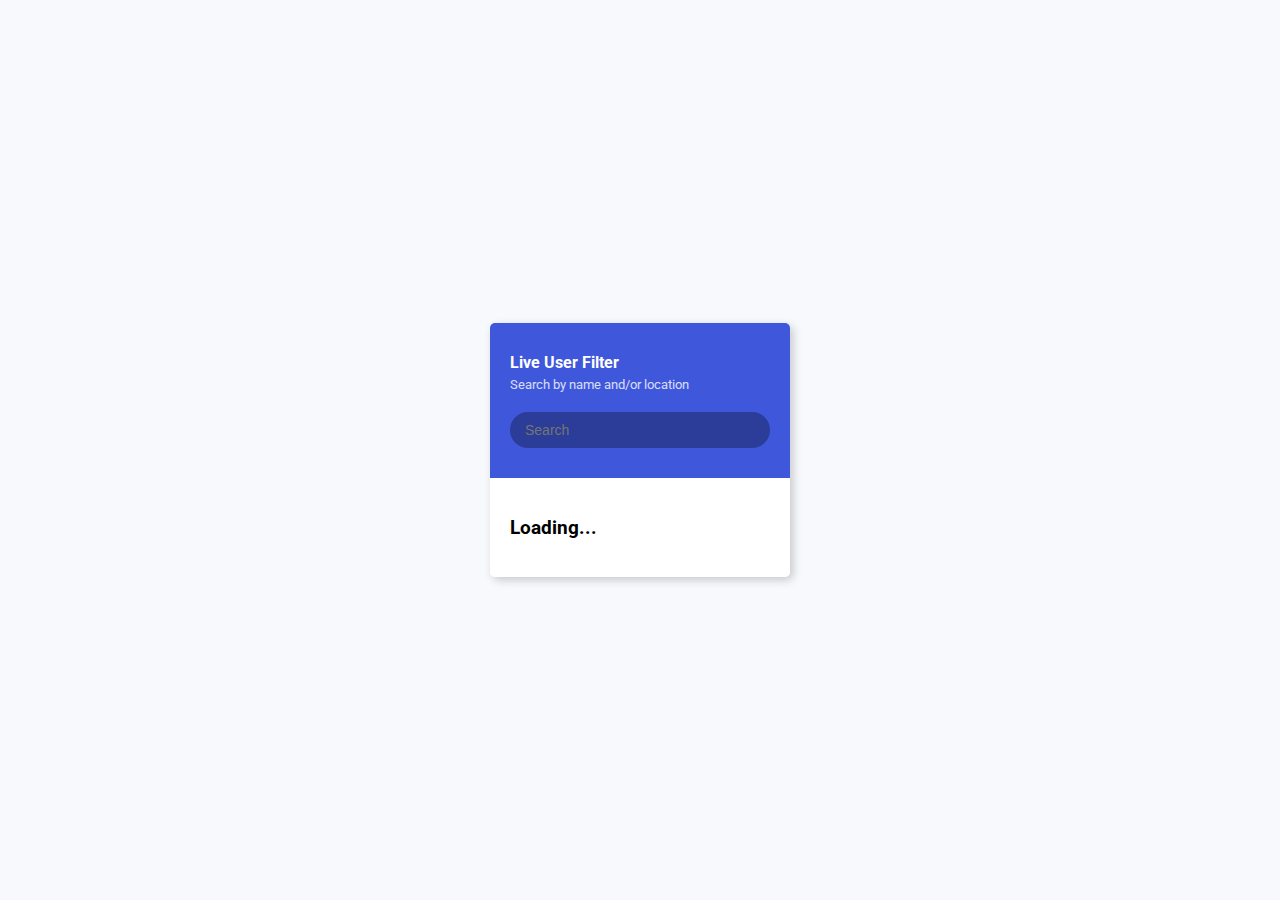
<file: One-App-main/One-App-main/live_user/index.html>
<!DOCTYPE html>
<html lang="en">
  <head>
    <meta charset="UTF-8" />
    <meta name="viewport" content="width=device-width, initial-scale=1.0" />
    <link rel="stylesheet" href="style.css" />
    <title>Live User Filter</title>
  </head>
  <body>
    <div class="container">
      <header class="header">
        <h4 class="title">Live User Filter</h4>
        <small class="subtitle">Search by name and/or location</small>
        <input type="text" name="filter" id="filter" placeholder="Search" />
      </header>
      <ul id="result" class="user-list">
        <li><h3>Loading...</h3></li>
      </ul>
    </div>
    <script src="script.js"></script>
  </body>
</html>
</file>
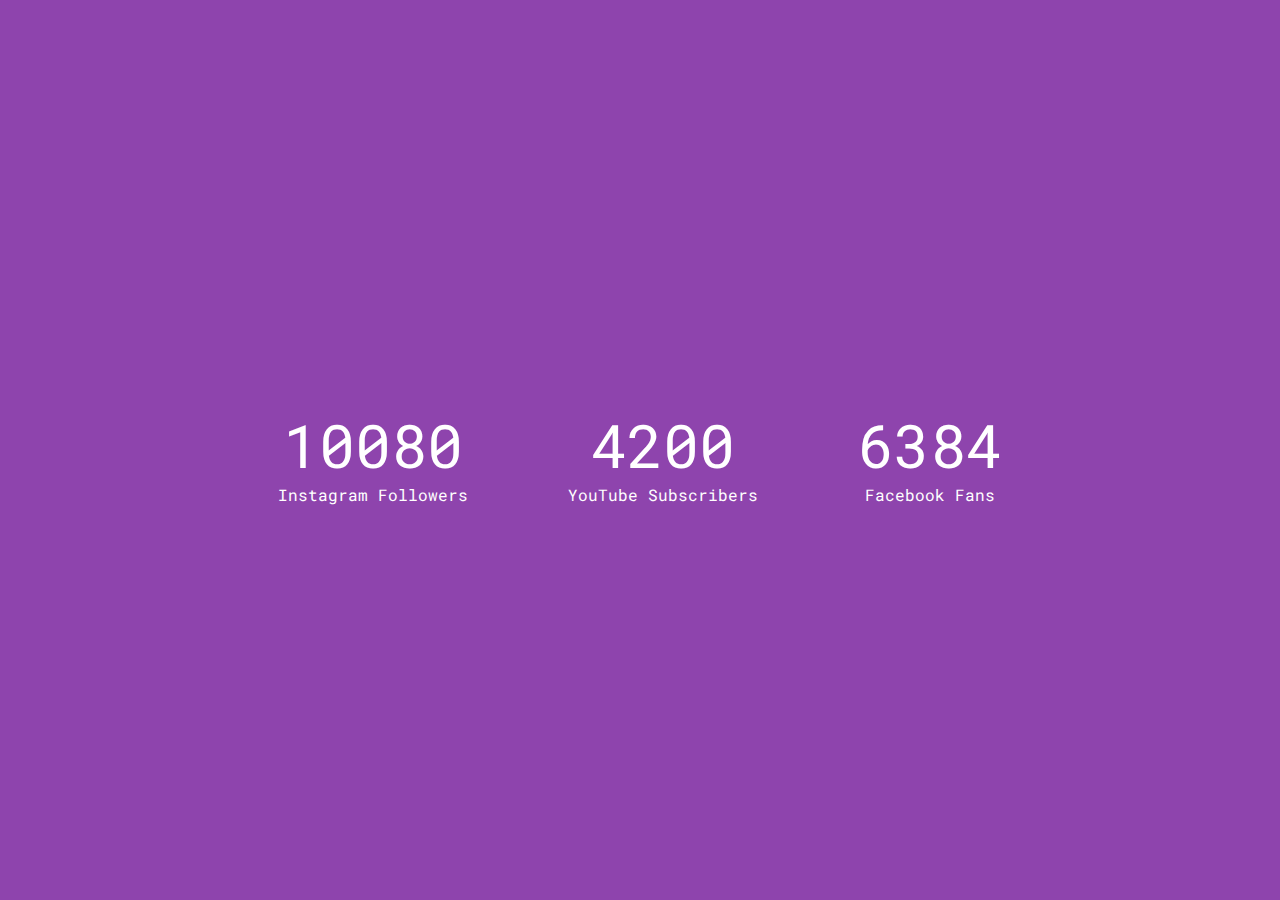
<file: One-App-main/One-App-main/css/count/index.html>
<!DOCTYPE html>
<html lang="en">
  <head>
    <meta charset="UTF-8" />
    <meta name="viewport" content="width=device-width, initial-scale=1.0" />
    <link
      rel="stylesheet"
      href="https://cdnjs.cloudflare.com/ajax/libs/font-awesome/5.15.1/css/all.min.css"
      integrity="sha512-+4zCK9k+qNFUR5X+cKL9EIR+ZOhtIloNl9GIKS57V1MyNsYpYcUrUeQc9vNfzsWfV28IaLL3i96P9sdNyeRssA=="
      crossorigin="anonymous"
    />
    <link rel="stylesheet" href="style.css" />
    <title>Increment Counter</title>
  </head>
  <body>
    <div class="counter-container">
      <i class="fab fa-instagram fa-3x"></i>
      <div class="counter" data-target="12000"></div>
      <span>Instagram Followers</span>
    </div>
    <div class="counter-container">
      <i class="fab fa-youtube fa-3x"></i>
      <div class="counter" data-target="5000"></div>
      <span>YouTube Subscribers</span>
    </div>
    <div class="counter-container">
      <i class="fab fa-facebook fa-3x"></i>
      <div class="counter" data-target="7500"></div>
      <span>Facebook Fans</span>
    </div>
    <script src="script.js"></script>
  </body>
</html>
</file>
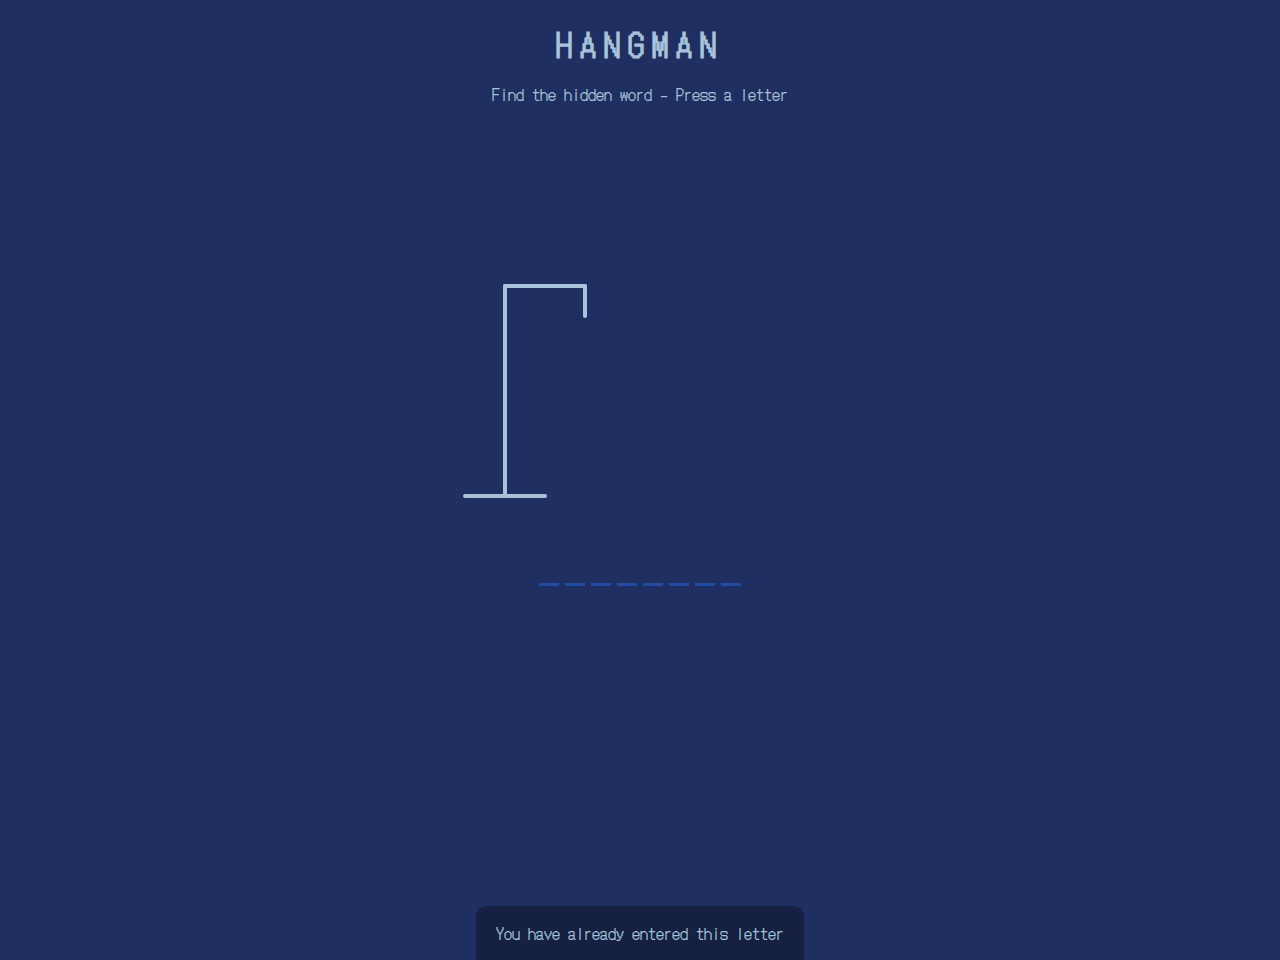
<file: One-App-main/One-App-main/games/065-hangman game/index.html>
<!DOCTYPE html>
<html lang="en">
  <head>
    <meta charset="UTF-8" />
    <meta name="viewport" content="width=device-width, initial-scale=1.0" />
    <link rel="stylesheet" href="style.css" />
    <title>Hangman</title>
  </head>
  <body>
    <h1>Hangman</h1>
    <p>Find the hidden word - Press a letter</p>
    <div class="game-container">
      <svg height="250" width="200" class="figure-container">
        <!-- rod -->
        <line x1="60" y1="20" x2="140" y2="20" />
        <line x1="140" y1="20" x2="140" y2="50" />
        <line x1="60" y1="20" x2="60" y2="230" />
        <line x1="20" y1="230" x2="100" y2="230" />
        <!-- head -->
        <circle cx="140" cy="70" r="20" class="figure-part" />
        <!-- body -->
        <line x1="140" y1="90" x2="140" y2="150" class="figure-part" />
        <!-- arms -->
        <line x1="140" y1="120" x2="120" y2="100" class="figure-part" />
        <line x1="140" y1="120" x2="160" y2="100" class="figure-part" />
        <!-- legs -->
        <line x1="140" y1="150" x2="120" y2="180" class="figure-part" />
        <line x1="140" y1="150" x2="160" y2="180" class="figure-part" />
      </svg>
      <div class="wrong-letters-container">
        <div id="wrong-letters"></div>
      </div>
      <div class="word" id="word"></div>
    </div>
    <!-- Popup -->
    <div class="popup-container" id="popup-container">
      <div class="popup">
        <h2 id="final-message"></h2>
        <h3 id="final-message-reveal-word"></h3>
        <button id="play-button">Play Again</button>
      </div>
    </div>
    <!-- Notification -->
    <div class="notification-container" id="notification-container">
      <p>You have already entered this letter</p>
    </div>
    <script src="script.js"></script>
  </body>
</html>
</file>
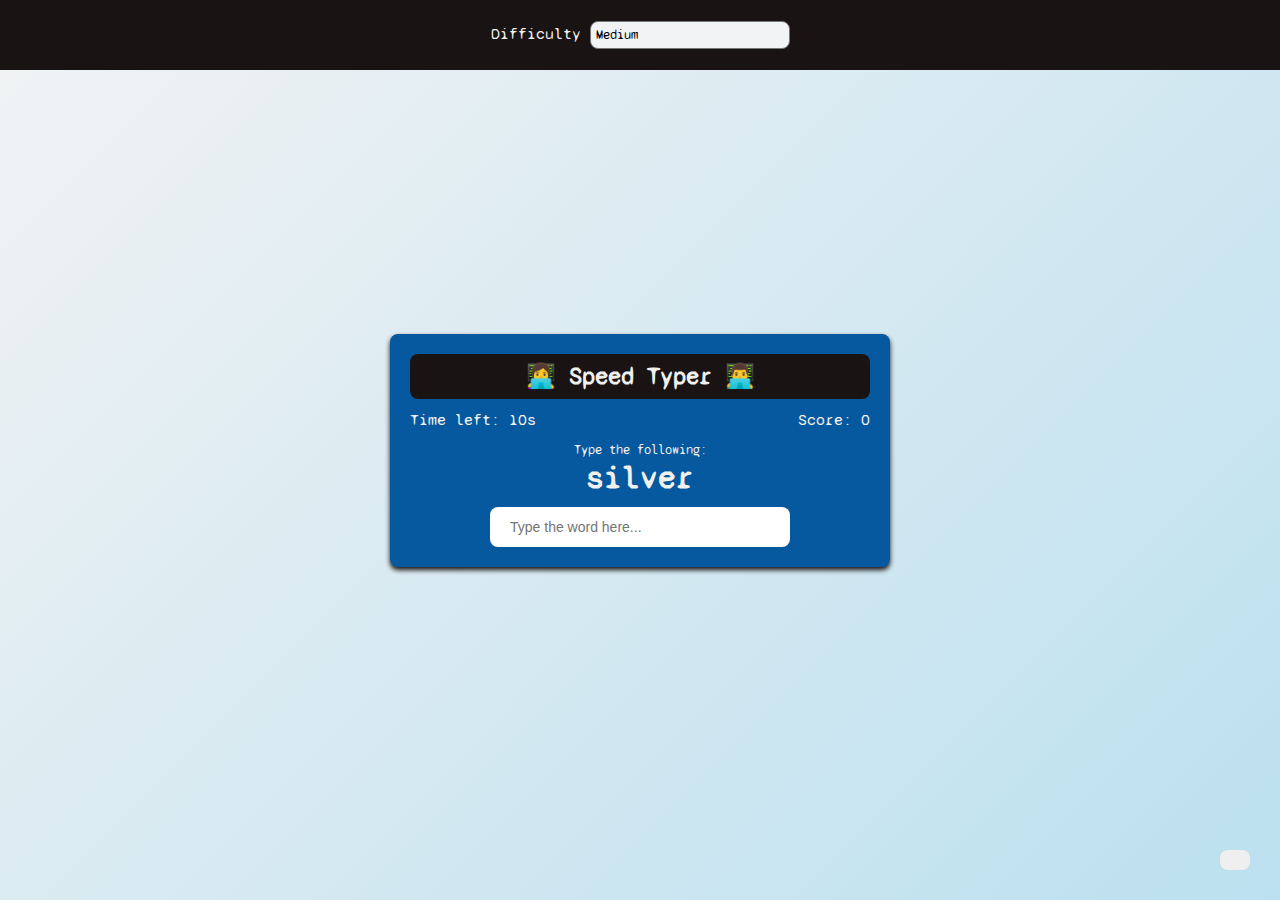
<file: One-App-main/One-App-main/games/070-typing game/index.html>
<!DOCTYPE html>
<html lang="en">
  <head>
    <meta charset="UTF-8" />
    <meta name="viewport" content="width=device-width, initial-scale=1.0" />
    <link
      rel="stylesheet"
      href="https://cdnjs.cloudflare.com/ajax/libs/font-awesome/5.15.1/css/all.min.css"
      integrity="sha512-+4zCK9k+qNFUR5X+cKL9EIR+ZOhtIloNl9GIKS57V1MyNsYpYcUrUeQc9vNfzsWfV28IaLL3i96P9sdNyeRssA=="
      crossorigin="anonymous"
    />
    <link rel="stylesheet" href="style.css" />
    <title>Speed Typer</title>
  </head>
  <body>
    <button id="settings-btn" class="settings-btn">
      <i class="fas fa-cog"></i>
    </button>
    <div class="settings" id="settings">
      <form id="settings-form">
        <label for="difficulty">Difficulty</label>
        <select id="difficulty">
          <option value="easy">Easy</option>
          <option value="medium">Medium</option>
          <option value="hard">Hard</option>
        </select>
      </form>
    </div>
    <div class="container">
      <h2>👩‍💻 Speed Typer 👨‍💻</h2>
      <small>Type the following:</small>
      <h1 id="word"></h1>
      <input
        type="text"
        id="text"
        autocomplete="off"
        placeholder="Type the word here..."
      />
      <p class="time-container">Time left: <span id="time">10s</span></p>
      <p class="score-container">Score: <span id="score">0</span></p>
      <div id="end-game-container" class="end-game-container"></div>
    </div>
    <script src="script.js"></script>
  </body>
</html>
</file>
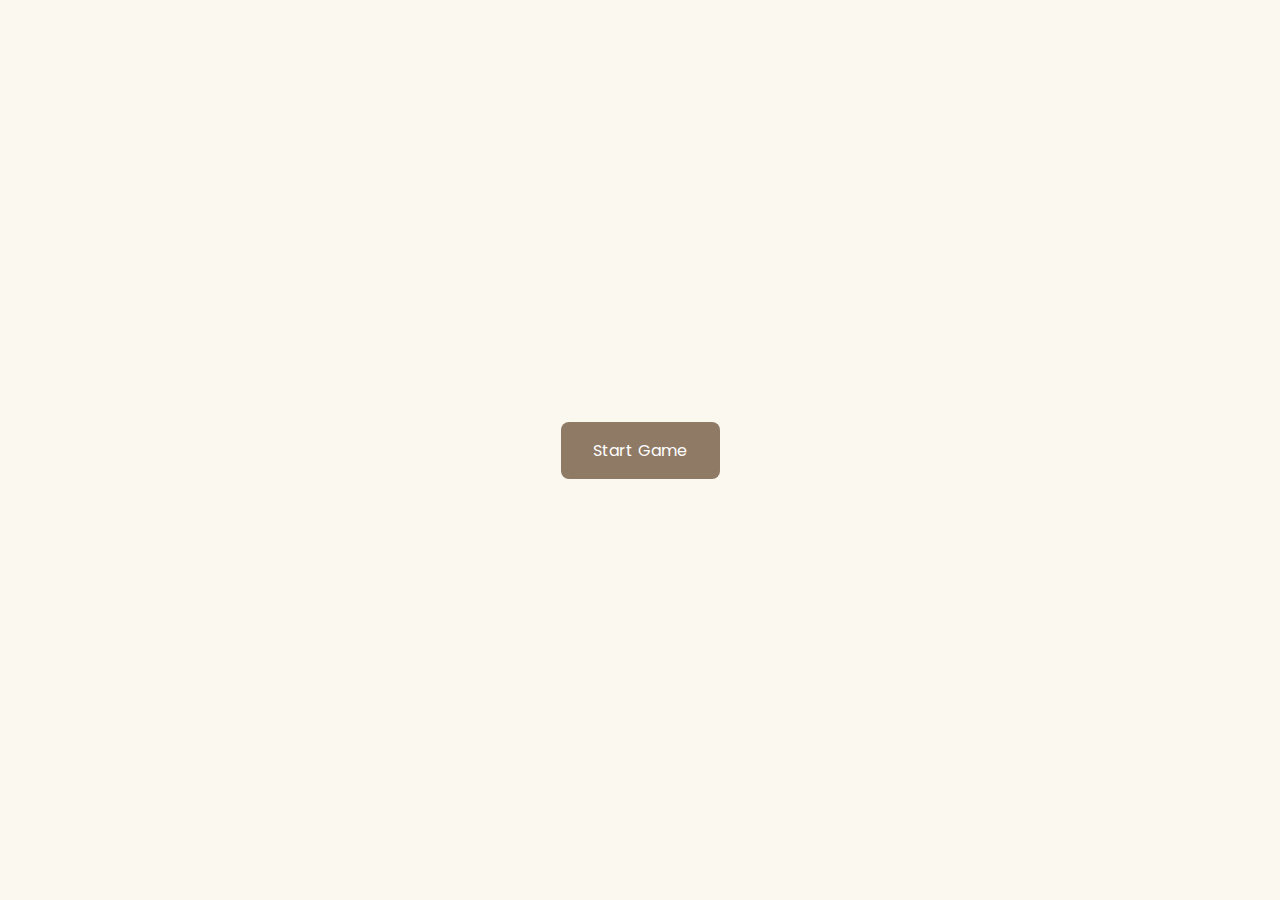
<file: One-App-main/One-App-main/games/2048/index.html>
<!DOCTYPE html>
<html lang="en">
  <head>
    <meta name="viewport" content="width=device-width, initial-scale=1.0" />
    <title>2048 Game</title>
    <link
      href="https://fonts.googleapis.com/css2?family=Poppins:wght@400;600&display=swap"
      rel="stylesheet"
    />
    <link rel="stylesheet" href="style.css" />
  </head>
  <body>
    <div class="container hide">
      <div class="heading">
        <h1>2048</h1>
        <div class="score-container">
          Score:
          <span id="score">0</span>
        </div>
      </div>
      <div class="grid"></div>
    </div>
    <div class="cover-screen">
      <h2 id="over-text" class="hide">Game Over</h2>
      <p id="result"></p>
      <button id="start-button">Start Game</button>
    </div>
    <script src="script.js"></script>
  </body>
</html>
</file>
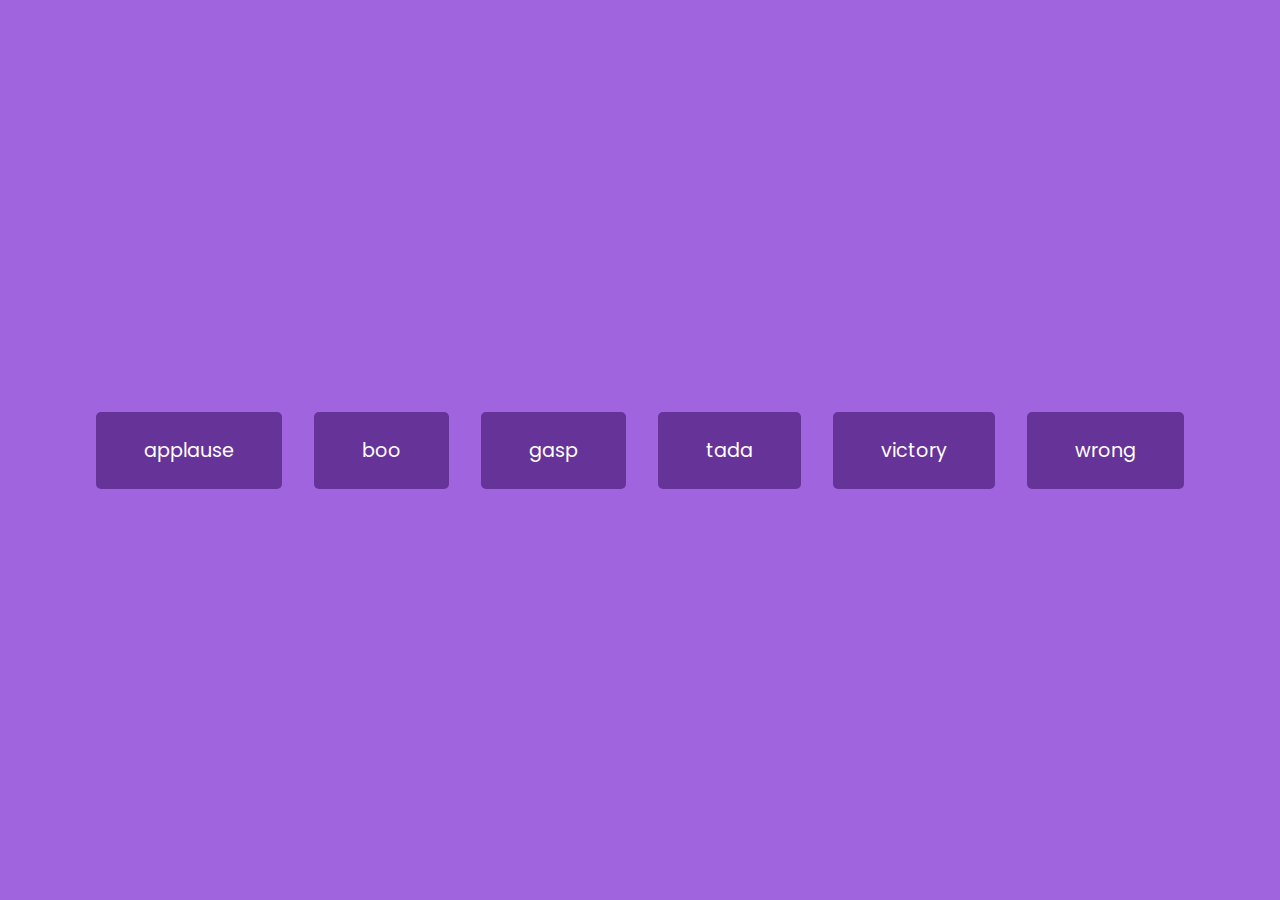
<file: One-App-main/One-App-main/magic/009-sound board/index.html>
<!DOCTYPE html>
<html lang="en">
  <head>
    <meta charset="UTF-8" />
    <meta name="viewport" content="width=device-width, initial-scale=1.0" />
    <link rel="stylesheet" href="style.css" />
    <title>Sound Board</title>
  </head>
  <body>
    <audio src="sounds/applause.mp3" id="applause"></audio>
    <audio src="sounds/boo.mp3" id="boo"></audio>
    <audio src="sounds/gasp.mp3" id="gasp"></audio>
    <audio src="sounds/tada.mp3" id="tada"></audio>
    <audio src="sounds/victory.mp3" id="victory"></audio>
    <audio src="sounds/wrong.mp3" id="wrong"></audio>
    <div id="buttons"></div>
    <script src="script.js"></script>
  </body>
</html>
</file>
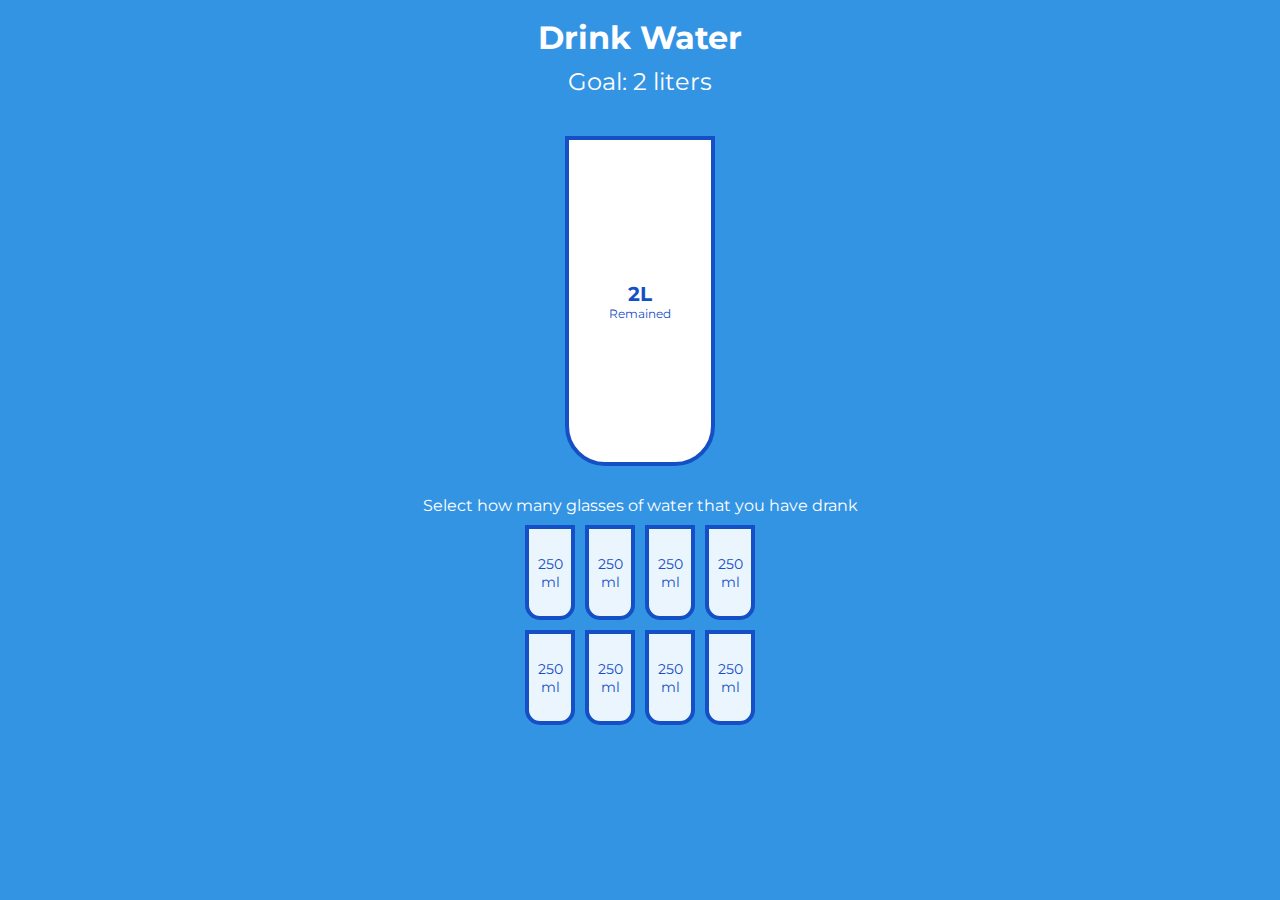
<file: One-App-main/One-App-main/magic/016-drink water/index.html>
<!DOCTYPE html>
<html lang="en">
  <head>
    <meta charset="UTF-8" />
    <meta name="viewport" content="width=device-width, initial-scale=1.0" />
    <link rel="stylesheet" href="style.css" />
    <title>Drink Water</title>
  </head>
  <body>
    <h1>Drink Water</h1>
    <h2>Goal: 2 liters</h2>
    <div class="cup">
      <div class="remained" id="remained">
        <span id="liters"></span>
        <small>Remained</small>
      </div>
      <div class="percentage" id="percentage"></div>
    </div>
    <p class="text">Select how many glasses of water that you have drank</p>
    <div class="cups">
      <div class="cup cup-small">250 ml</div>
      <div class="cup cup-small">250 ml</div>
      <div class="cup cup-small">250 ml</div>
      <div class="cup cup-small">250 ml</div>
      <div class="cup cup-small">250 ml</div>
      <div class="cup cup-small">250 ml</div>
      <div class="cup cup-small">250 ml</div>
      <div class="cup cup-small">250 ml</div>
    </div>
    <script src="script.js"></script>
  </body>
</html>
</file>
<file: One-App-main/One-App-main/live_user/style.css>
@import url("https://fonts.googleapis.com/css2?family=Roboto:wght@400;700&display=swap");

* {
  box-sizing: border-box;
}

body {
  background-color: #f8f9fd;
  font-family: "Roboto", sans-serif;
  display: flex;
  align-items: center;
  justify-content: center;
  height: 100vh;
  overflow: hidden;
  margin: 0;
}

.container {
  border-radius: 5px;
  box-shadow: 3px 3px 10px rgba(0, 0, 0, 0.2);
  overflow: hidden;
  width: 300px;
}

.title {
  margin: 0;
}

.subtitle {
  display: inline-block;
  margin: 5px 0 20px;
  opacity: 0.8;
}

.header {
  background-color: #3e57db;
  color: #fff;
  padding: 30px 20px;
}

.header input {
  background-color: rgba(0, 0, 0, 0.3);
  border: 0;
  border-radius: 50px;
  color: #fff;
  font-size: 14px;
  padding: 10px 15px;
  width: 100%;
}

.header input:focus {
  outline: none;
}

.user-list {
  background-color: #fff;
  list-style-type: none;
  margin: 0;
  padding: 0;
  max-height: 400px;
  overflow-y: auto;
}

.user-list li {
  display: flex;
  padding: 20px;
}

.user-list img {
  border-radius: 50%;
  object-fit: cover;
  height: 50px;
  width: 50px;
}

.user-list .user-info {
  margin-left: 10px;
}

.user-list .user-info h4 {
  margin: 0 0 10px;
}

.user-list .user-info p {
  font-size: 12px;
}

.user-list li:not(:last-of-type) {
  border-bottom: 1px solid #eee;
}

.user-list li.hide {
  display: none;
}
</file>
<file: One-App-main/One-App-main/css/count/style.css>
@import url("https://fonts.googleapis.com/css2?family=Roboto+Mono&display=swap");

* {
  box-sizing: border-box;
}

body {
  background-color: #8e44ad;
  color: #fff;
  font-family: "Roboto Mono", sans-serif;
  display: flex;
  align-items: center;
  justify-content: center;
  height: 100vh;
  overflow: hidden;
  margin: 0;
}

.counter-container {
  display: flex;
  flex-direction: column;
  justify-content: center;
  text-align: center;
  margin: 30px 50px;
}

.counter {
  font-size: 60px;
  margin-top: 10px;
}

@media (max-width: 580px) {
  body {
    flex-direction: column;
  }
}
</file>
<file: One-App-main/One-App-main/games/065-hangman game/style.css>
@import url("https://fonts.googleapis.com/css2?family=DotGothic16&display=swap");

:root {
  --primary-color: #1f2f61;
  --secondary-color: #224ca4;
  --light-color: #a7c2da;
}

* {
  box-sizing: border-box;
}

body {
  background-color: var(--primary-color);
  color: var(--light-color);
  font-family: "DotGothic16", sans-serif;
  display: flex;
  flex-direction: column;
  align-items: center;
  justify-content: center;
  height: 80vh;
  overflow: hidden;
  margin: 0;
}

h1 {
  margin: 20px 0 0;
  letter-spacing: 0.5rem;
  text-transform: uppercase;
}

h2,
h3 {
  letter-spacing: 0.2rem;
}

.game-container {
  padding: 20px 30px;
  position: relative;
  margin: auto;
  height: 350px;
  width: 450px;
}

.figure-container {
  fill: transparent;
  stroke: var(--light-color);
  stroke-width: 4px;
  stroke-linecap: round;
}

.figure-part {
  display: none;
}

.wrong-letters-container {
  position: absolute;
  top: 20px;
  right: 20px;
  display: flex;
  flex-direction: column;
  text-align: right;
}

.wrong-letters-container p {
  margin: 0 0 5px;
}

.wrong-letters-container span {
  font-size: 24px;
}

.word {
  display: flex;
  position: absolute;
  bottom: 10px;
  left: 50%;
  transform: translateX(-50%);
}

.letter {
  border-bottom: 3px solid var(--secondary-color);
  display: inline-flex;
  font-size: 30px;
  align-items: center;
  justify-content: center;
  margin: 0 3px;
  height: 50px;
  width: 20px;
}

.popup-container {
  background-color: rgba(0, 0, 0, 0.3);
  position: fixed;
  top: 0;
  bottom: 0;
  left: 0;
  right: 0;
  display: none;
  align-items: center;
  justify-content: center;
}

.popup {
  background-color: var(--secondary-color);
  border-radius: 5px;
  box-shadow: 0 15px 10px 3px rgba(0, 0, 0, 0.1);
  padding: 20px;
  text-align: center;
}

.popup button {
  cursor: pointer;
  background-color: var(--light-color);
  color: var(--secondary-color);
  border: 0;
  margin-top: 20px;
  padding: 12px 20px;
  font-size: 16px;
  font-family: inherit;
  border-radius: 5px;
}

.popup button:active {
  transform: scale(0.98);
}

.popup button:focus {
  outline: none;
}

.notification-container {
  background-color: rgba(0, 0, 0, 0.3);
  border-radius: 10px 10px 0 0;
  padding: 15px 20px;
  position: absolute;
  bottom: -60px;
  transition: transform 0.3s ease-in-out;
}

.notification-container.show {
  transform: translateY(-60px);
}

.notification-container p {
  margin: 0;
}
</file>
<file: One-App-main/One-App-main/games/070-typing game/style.css>
@import url('https://fonts.googleapis.com/css2?family=Syne+Mono&display=swap');

:root {
  --primary-color: #BBE0EF;
  --secondary-color: #06599F;
  --overlay-color: #1A1314;
  --gradient-color: #F2F3F4;
  --text-color: #F0F0ED;
  --border-radius: 0.5rem;
}

* {
  box-sizing: border-box;
}

body {
  background-color: var(--primary-color);
  background-image: linear-gradient(315deg, var(--primary-color) 0%, var(--gradient-color) 100%)
  ;
  font-family: "Syne Mono", monospace;
  display: flex;
  flex-direction: column;
  align-items: center;
  justify-content: center;
  min-height: 100vh;
  overflow: hidden;
  margin: 0;
}

button {
  cursor: pointer;
  font-size: 14px;
  font-family: inherit;
  border-radius: var(--border-radius);
  padding: 10px 15px;
  border: none;
}

button:hover {
  color: var(--text-color);
  background-color: var(--overlay-color);
}

button:active {
  transform: scale(0.98);
}

select {
  width: 200px;
  padding: 5px;
  font-family: inherit;
  appearance: none;
  -webkit-appearance: none;
  -moz-appearance: none;
  border-radius: var(--border-radius);
  background-color: var(--gradient-color);
}

select:focus,
button:focus, input:focus {
  outline: 0;
}

.settings-btn {
  position: absolute;
  bottom: 30px;
  right: 30px;
}

.settings {
  position: absolute;
  top: 0;
  left: 0;
  width: 100%;
  background-color: var(--overlay-color);
  color: var(--text-color);
  height: 70px;
  display: flex;
  align-items: center;
  justify-content: center;
  transform: translateY(0);
  transition: transform 0.3s ease-in-out;
}

.settings.hide {
  transform: translateY(-100%)
}

.container {
  background-color: var(--secondary-color);
  padding: 20px;
  border-radius: var(--border-radius);
  box-shadow: 0 3px 5px var(--overlay-color);
  color: var(--text-color);
  position: relative;
  text-align: center;
  width: 500px;
  max-width: 90vw;
}

h1 {
  margin: 0;
}

h2 {
  background-color: var(--overlay-color);
  padding: 8px;
  border-radius: var(--border-radius);
  margin: 0 0 40px;
}

input {
  border: 0;
  border-radius: var(--border-radius);
  font-size: 14px;
  width: 300px;
  padding: 12px 20px;
  margin-top: 10px;
}

.score-container {
  position: absolute;
  top: 60px;
  right: 20px;
}

.time-container {
  position: absolute;
  top: 60px;
 left: 20px;
}

.end-game-container {
  background-color: inherit;
  border-radius: inherit;
  display: none;
  align-items: center;
  justify-content: center;
  flex-direction: column;
  position: absolute;
  top: 0;
  left: 0;
  width: 100%;
  height: 100%;
  z-index: 1;
}
</file>
<file: One-App-main/One-App-main/games/2048/style.css>
* {
  padding: 0;
  margin: 0;
  box-sizing: border-box;
  font-family: "Poppins", sans-serif;
}
body {
  background-color: #6fd8f8;
}
.heading {
  display: flex;
  align-items: center;
  justify-content: space-between;
}
h1 {
  color: #353232;
}
.container {
  position: absolute;
  transform: translate(-50%, -50%);
  left: 50%;
  top: 50%;
}
h1 {
  font-size: 4em;
}
.score-container {
  color: #131212;
  font-size: 1.3rem;
}
#score {
  font-weight: 600;
}
.grid {
  width: 25em;
  height: 25em;
  background-color: #8efc7f;
  border: 5px solid #bbada0;
  margin: 0 auto;
  display: flex;
  flex-wrap: wrap;
  border-radius: 0.5em;
  box-shadow: 0 0 15px 5px rgba(242, 242, 243, 0.8);
}
.box {
  width: 97.5px;
  height: 97.5px;
  border: 5px solid #a7998d;
  font-size: 40px;
  font-weight: bold;
  display: flex;
  align-items: center;
  justify-content: center;
  
}
.cover-screen {
  position: absolute;
  top: 0;
  left: 0;
  background-color: #faf8ef;
  height: 100%;
  width: 100%;
  display: flex;
  flex-direction: column;
  justify-content: center;
  align-items: center;
}
#start-button {
  background-color: #8f7a66;
  padding: 1em 2em;
  border: none;
  border-radius: 0.5em;
  font-size: 1em;
  letter-spacing: 0.2px;
  color: #ffffff;
}
.hide {
  display: none;
}
.box-2 {
  background-color: #eee4da;
  color: #727371;
}
.box-4 {
  background-color: #eee1c9;
  color: #727371;
}

.box-8 {
  background-color: #f3b27a;
  color: white;
}

.box-16 {
  background-color: #f69664;
  color: white;
}

.box-32 {
  background-color: #f77c5f;
  color: white;
}

.box-64 {
  background-color: #f75f3b;
  color: white;
}

.box-128 {
  background-color: #edd073;
  color: white;
}

.box-256 {
  background-color: #edcc63;
  color: white;
}

.box-512 {
  background-color: #edc651;
  color: white;
}

.box-1024 {
  background-color: #eec744;
  color: white;
}

.box-2048 {
  background-color: #ecc230;
  color: white;
}
</file>
<file: One-App-main/One-App-main/magic/009-sound board/style.css>
@import url("https://fonts.googleapis.com/css2?family=Poppins:wght@200;400&display=swap");

* {
  box-sizing: border-box;
}

body {
  background-color: rgb(161, 100, 223);
  font-family: "Poppins", sans-serif;
  display: flex;
  flex-wrap: wrap;
  align-items: center;
  justify-content: center;
  text-align: center;
  height: 100vh;
  overflow: hidden;
  margin: 0;
}

.btn {
  background-color: rebeccapurple;
  border-radius: 5px;
  border: none;
  color: #fff;
  margin: 1rem;
  padding: 1.5rem 3rem;
  font-size: 1.2rem;
  font-family: inherit;
  cursor: pointer;
}

.btn:hover {
  opacity: 0.9;
}

.btn:focus {
  outline: none;
}
</file>
<file: One-App-main/One-App-main/magic/016-drink water/style.css>
@import url("https://fonts.googleapis.com/css2?family=Montserrat:wght@400;600&display=swap");

:root {
  --border-color: #144fc6;
  --fill-color: #6ab3f8;
}

* {
  box-sizing: border-box;
}

body {
  background-color: #3494e4;
  color: #fff;
  font-family: "Montserrat", sans-serif;
  display: flex;
  flex-direction: column;
  align-items: center;
  margin-bottom: 40px;
}

h1 {
  margin: 10px 0 0;
}

h2 {
  font-weight: 400;
  margin: 10px 0;
}

.text {
  text-align: center;
  margin: 0 0 5px;
}

.cup {
  background-color: #fff;
  border: 4px solid var(--border-color);
  color: var(--border-color);
  border-radius: 0 0 40px 40px;
  height: 330px;
  width: 150px;
  margin: 30px 0;
  display: flex;
  flex-direction: column;
  overflow: hidden;
}

.cup.cup-small {
  height: 95px;
  width: 50px;
  border-radius: 0 0 15px 15px;
  background-color: rgba(255, 255, 255, 0.9);
  cursor: pointer;
  font-size: 14px;
  align-items: center;
  justify-content: center;
  text-align: center;
  margin: 5px;
  transition: 0.3s ease;
}

.cup.cup-small.full {
  background-color: var(--fill-color);
  color: #fff;
}

.cups {
  display: flex;
  flex-wrap: wrap;
  align-items: center;
  justify-content: center;
  width: 280px;
}

.remained {
  display: flex;
  flex-direction: column;
  align-items: center;
  justify-content: center;
  text-align: center;
  flex: 1;
  transition: 0.3s ease;
}

.remained span {
  font-size: 20px;
  font-weight: bold;
}

.remained small {
  font-size: 12px;
}

.percentage {
  background-color: var(--fill-color);
  display: flex;
  align-items: center;
  justify-content: center;
  font-size: 30px;
  font-weight: bold;
  height: 0;
  transition: 0.3s ease;
}
</file>
